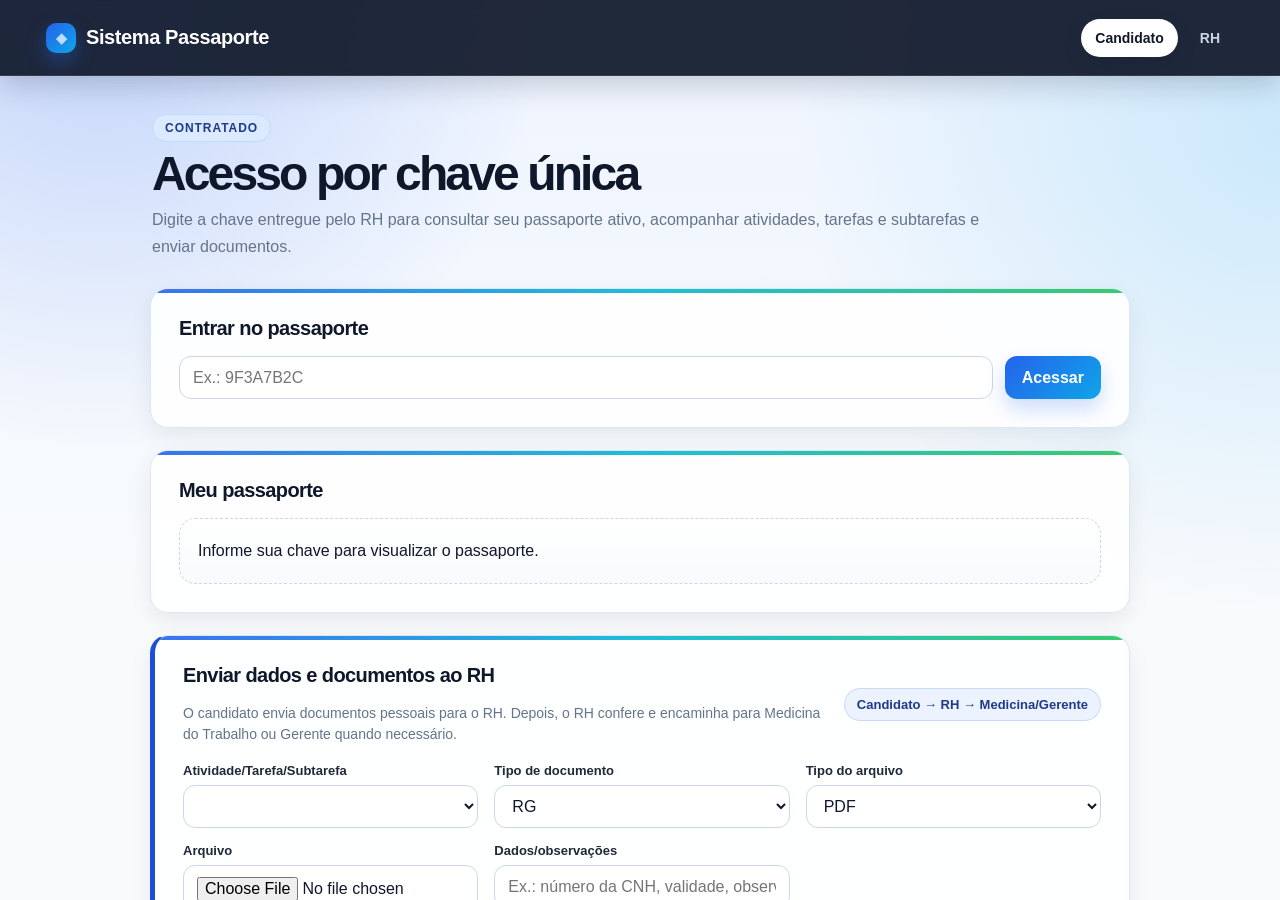
<file: src/main/resources/static/index.html>
<!DOCTYPE html>
<html lang="pt-BR">
<head>
  <meta charset="UTF-8">
  <meta name="viewport" content="width=device-width, initial-scale=1.0">
  <title>Sistema Passaporte - Candidato</title>
  <meta http-equiv="refresh" content="0; url=demo.html">
  <link rel="stylesheet" href="style.css">
</head>
<body class="redirect-page">
  <main class="redirect-card">
    <span class="eyebrow">Sistema Passaporte</span>
    <h1>Redirecionando para a área do candidato...</h1>
    <p>Agora a primeira tela do sistema é a aba do candidato. Se o redirecionamento não acontecer, acesse manualmente.</p>
    <a class="primary-link" href="demo.html">Ir para Candidato</a>
  </main>
</body>
</html>
</file>
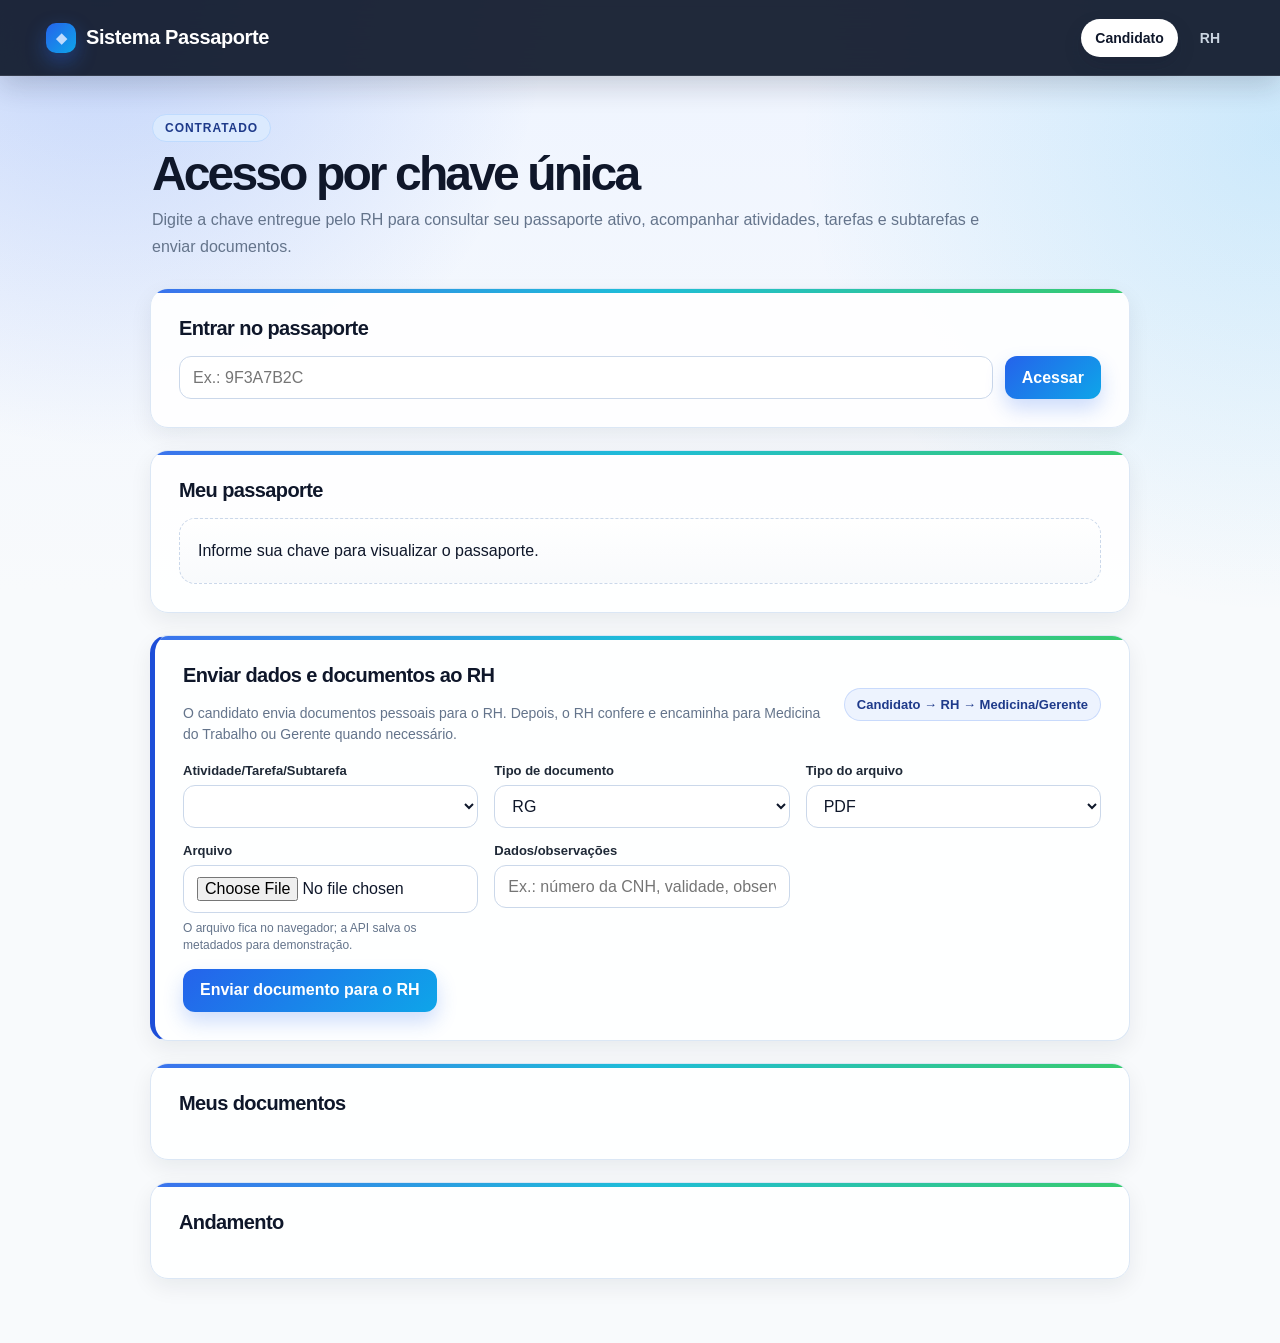
<file: src/main/resources/static/demo.html>
<!DOCTYPE html>
<html lang="pt-BR">
<head><meta charset="UTF-8"><meta name="viewport" content="width=device-width, initial-scale=1.0"><title>Sistema Passaporte - Candidato</title><link rel="stylesheet" href="style.css"></head>
<body>
<header class="topbar"><h1>Sistema Passaporte</h1><nav><a href="demo.html" class="active">Candidato</a><a href="rh.html">RH</a></nav></header>
<main class="container narrow-container">
<section class="page-title"><span class="eyebrow">Contratado</span><h2>Acesso por chave única</h2><p>Digite a chave entregue pelo RH para consultar seu passaporte ativo, acompanhar atividades, tarefas e subtarefas e enviar documentos.</p></section>
<p class="message" id="candidateMessage" hidden></p>
<section class="panel"><h3>Entrar no passaporte</h3><form id="accessForm" class="inline-form"><input id="accessKey" placeholder="Ex.: 9F3A7B2C" required><button>Acessar</button></form></section>
<section class="panel"><h3>Meu passaporte</h3><div id="passportDetails" class="details-box"><p>Informe sua chave para visualizar o passaporte.</p></div></section>
<section class="panel candidate-upload-panel"><div class="panel-heading"><div><h3>Enviar dados e documentos ao RH</h3><p class="section-note">O candidato envia documentos pessoais para o RH. Depois, o RH confere e encaminha para Medicina do Trabalho ou Gerente quando necessário.</p></div><span class="flow-pill">Candidato → RH → Medicina/Gerente</span></div><form id="candidateArtifactForm"><div class="form-grid"><div class="form-group"><label for="artifactTarget">Atividade/Tarefa/Subtarefa</label><select id="artifactTarget" required></select></div><div class="form-group"><label for="documentName">Tipo de documento</label><select id="documentName" required></select></div><div class="form-group"><label for="artifactFileType">Tipo do arquivo</label><select id="artifactFileType" required><option value="PDF">PDF</option><option value="PNG">PNG</option><option value="JPG">JPG</option><option value="DOCX">DOCX</option><option value="XLSX">XLSX</option><option value="XML">XML</option></select></div></div><div class="form-grid"><div class="form-group"><label for="artifactFile">Arquivo</label><input id="artifactFile" type="file" required><small class="field-hint">O arquivo fica no navegador; a API salva os metadados para demonstração.</small></div><div class="form-group"><label for="artifactNotes">Dados/observações</label><input id="artifactNotes" placeholder="Ex.: número da CNH, validade, observação"></div></div><button>Enviar documento para o RH</button></form></section>
<section class="panel"><h3>Meus documentos</h3><div id="artifactList" class="artifact-list"></div></section>
<section class="panel"><h3>Andamento</h3><div id="workflowPanel" class="workflow-container"></div></section>
</main><script src="shared.js"></script><script src="demo.js"></script></body></html>
</file>
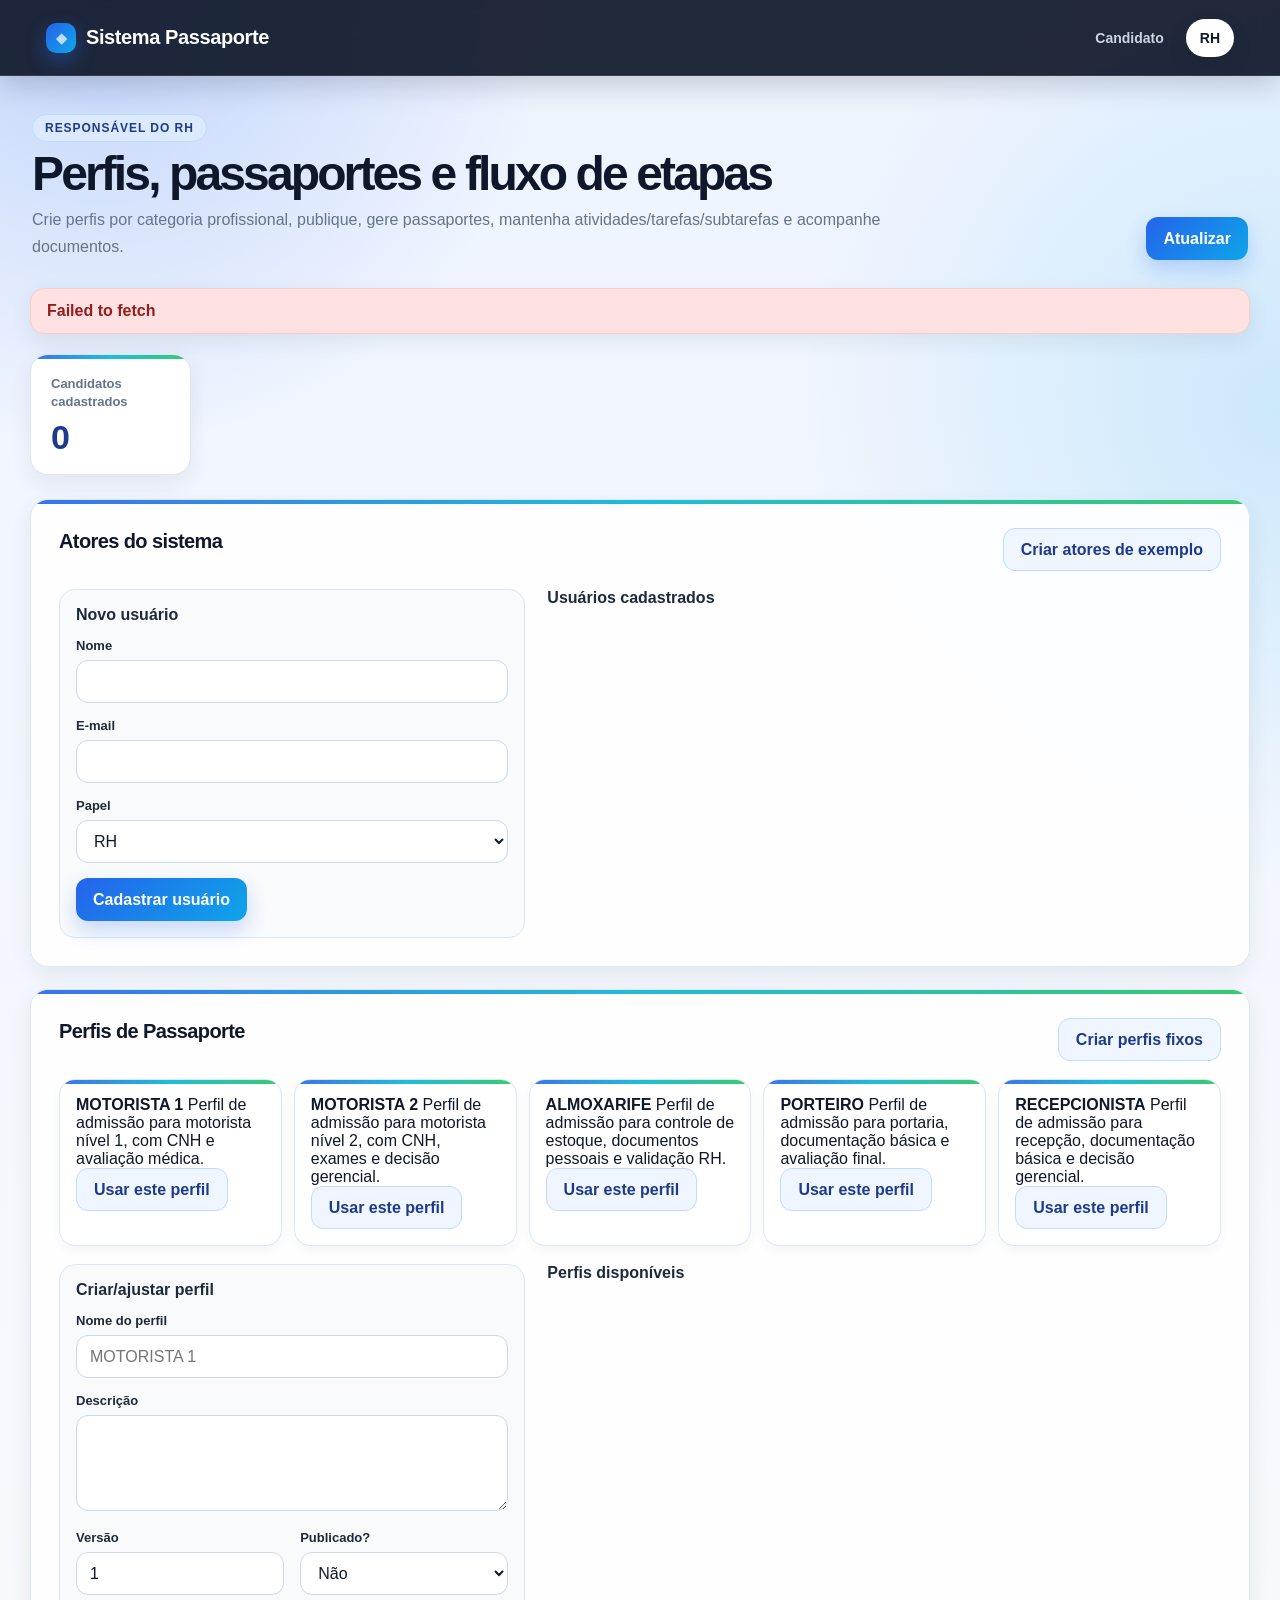
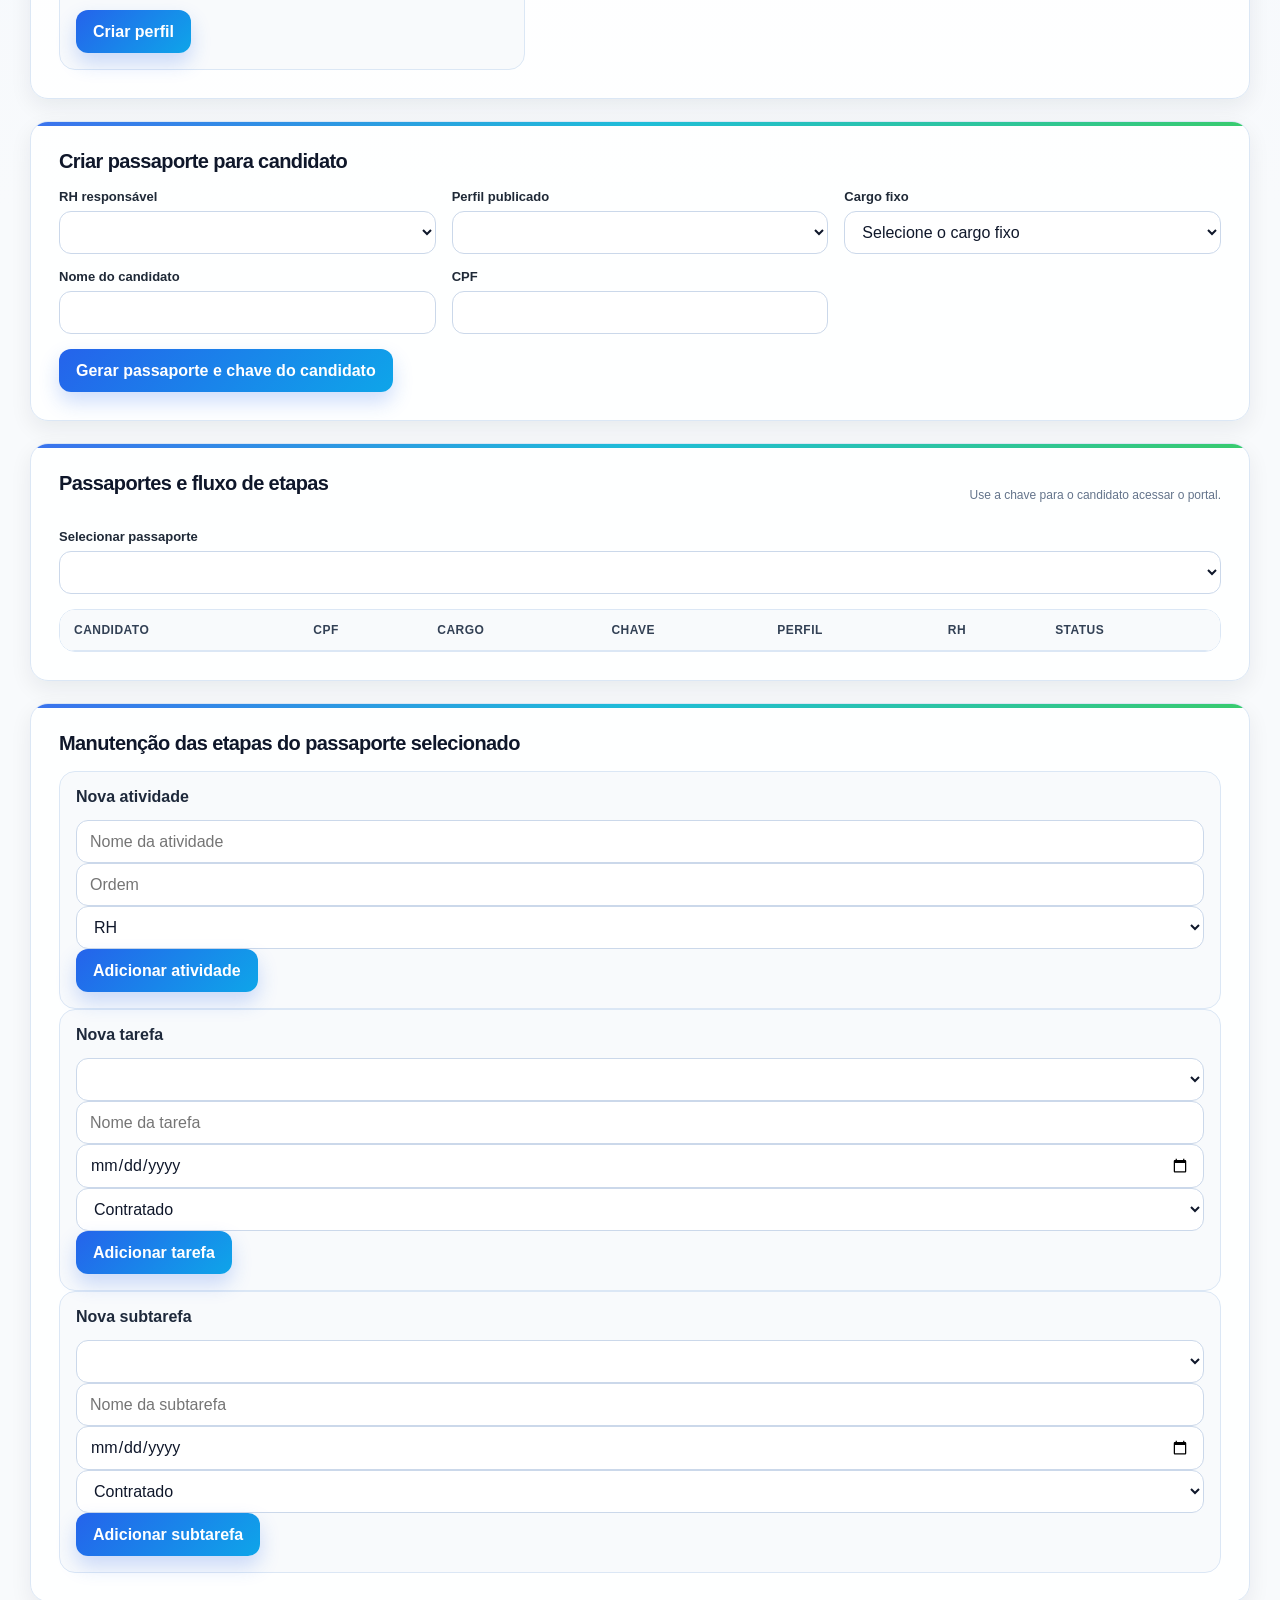
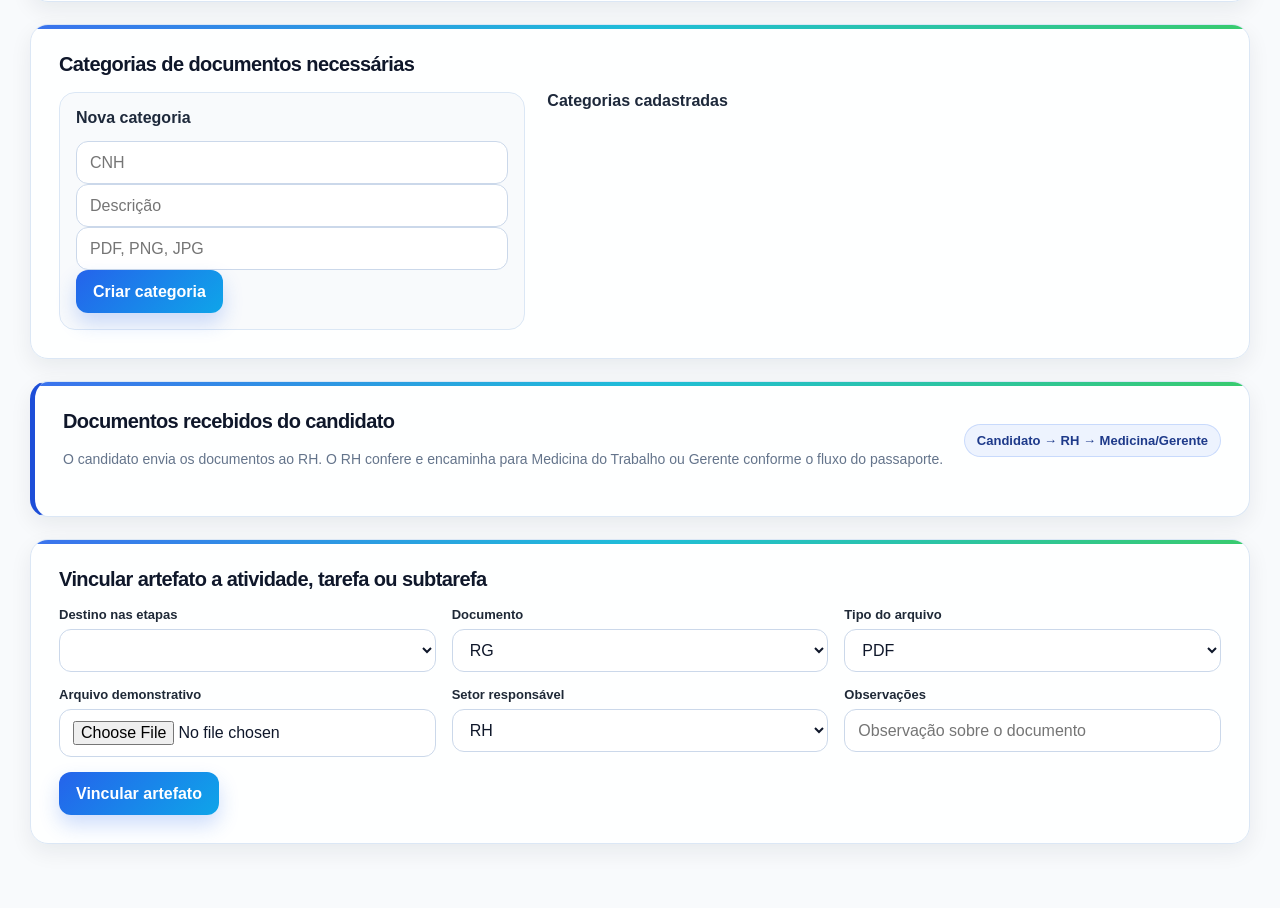
<file: src/main/resources/static/rh.html>
<!DOCTYPE html>
<html lang="pt-BR">
<head>
  <meta charset="UTF-8">
  <meta name="viewport" content="width=device-width, initial-scale=1.0">
  <title>Sistema Passaporte - RH</title>
  <link rel="stylesheet" href="style.css">
</head>
<body>
<header class="topbar">
  <h1>Sistema Passaporte</h1>
  <nav><a href="demo.html">Candidato</a><a href="rh.html" class="active">RH</a></nav>
</header>
<main class="container">
  <section class="page-title split-title">
    <div><span class="eyebrow">Responsável do RH</span><h2>Perfis, passaportes e fluxo de etapas</h2><p>Crie perfis por categoria profissional, publique, gere passaportes, mantenha atividades/tarefas/subtarefas e acompanhe documentos.</p></div>
    <button id="refreshButton" type="button">Atualizar</button>
  </section>
  <p class="message" id="rhMessage" hidden></p>

  <section class="cards">
    <div class="card">
      <span>Candidatos cadastrados</span>
      <strong id="candidateCount">0</strong>
    </div>
  </section>

  <section class="panel">
    <div class="panel-heading"><h3>Atores do sistema</h3><button class="ghost-button" id="seedUsersButton" type="button">Criar atores de exemplo</button></div>
    <div class="actor-layout">
      <form id="userForm" class="compact-form"><h4>Novo usuário</h4>
        <div class="form-group"><label for="userName">Nome</label><input id="userName" required></div>
        <div class="form-group"><label for="userEmail">E-mail</label><input id="userEmail" type="email" required></div>
        <div class="form-group"><label for="userRole">Papel</label><select id="userRole"><option value="RH">RH</option><option value="CONTRATADO">Contratado</option><option value="MEDICINA_TRABALHO">Medicina do Trabalho</option><option value="GERENTE">Gerente</option><option value="ADMINISTRADOR">Administrador</option><option value="SEGURANCA_TRABALHO">Segurança do Trabalho</option></select></div>
        <button type="submit">Cadastrar usuário</button>
      </form>
      <div><h4>Usuários cadastrados</h4><div id="userList" class="actor-list"></div></div>
    </div>
  </section>

  <section class="panel">
    <div class="panel-heading"><h3>Perfis de Passaporte</h3><button class="ghost-button" id="createFixedProfilesButton" type="button">Criar perfis fixos</button></div>
    <div class="fixed-grid" id="fixedProfileGrid"></div>
    <div class="actor-layout section-gap">
      <form id="profileForm" class="compact-form"><h4>Criar/ajustar perfil</h4>
        <div class="form-group"><label for="profileName">Nome do perfil</label><input id="profileName" placeholder="MOTORISTA 1" required></div>
        <div class="form-group"><label for="profileDescription">Descrição</label><textarea id="profileDescription" rows="3"></textarea></div>
        <div class="form-grid two"><div class="form-group"><label for="profileVersion">Versão</label><input id="profileVersion" type="number" min="1" value="1"></div><div class="form-group"><label for="profilePublished">Publicado?</label><select id="profilePublished"><option value="false">Não</option><option value="true">Sim</option></select></div></div>
        <button type="submit">Criar perfil</button>
      </form>
      <div><h4>Perfis disponíveis</h4><div id="profileList" class="actor-list"></div></div>
    </div>
  </section>

  <section class="panel">
    <h3>Criar passaporte para candidato</h3>
    <form id="passportForm">
      <div class="form-grid"><div class="form-group"><label for="createdByRh">RH responsável</label><select id="createdByRh" required></select></div><div class="form-group"><label for="passportProfile">Perfil publicado</label><select id="passportProfile" required></select></div><div class="form-group"><label for="jobPosition">Cargo fixo</label><select id="jobPosition" required></select></div></div>
      <div class="form-grid"><div class="form-group"><label for="candidateName">Nome do candidato</label><input id="candidateName" required></div><div class="form-group"><label for="candidateCpf">CPF</label><input id="candidateCpf" required></div></div>
      <button type="submit">Gerar passaporte e chave do candidato</button>
    </form>
  </section>

  <section class="panel">
    <div class="panel-heading"><h3>Passaportes e fluxo de etapas</h3><small>Use a chave para o candidato acessar o portal.</small></div>
    <div class="form-group"><label for="passportSelect">Selecionar passaporte</label><select id="passportSelect"></select></div>
    <div class="table-wrap"><table><thead><tr><th>Candidato</th><th>CPF</th><th>Cargo</th><th>Chave</th><th>Perfil</th><th>RH</th><th>Status</th></tr></thead><tbody id="passportTableBody"></tbody></table></div>
  </section>

  <section class="panel">
    <h3>Manutenção das etapas do passaporte selecionado</h3>
    <div class="workflow-builder">
      <form id="activityForm" class="compact-form"><h4>Nova atividade</h4><input id="activityName" placeholder="Nome da atividade" required><input id="activityOrder" type="number" min="1" placeholder="Ordem"><select id="activityRole"><option value="RH">RH</option><option value="CONTRATADO">Contratado</option><option value="MEDICINA_TRABALHO">Medicina</option><option value="GERENTE">Gerente</option></select><button>Adicionar atividade</button></form>
      <form id="taskForm" class="compact-form"><h4>Nova tarefa</h4><select id="activityForTask" required></select><input id="taskName" placeholder="Nome da tarefa" required><input id="taskDeadline" type="date"><select id="taskRole"><option value="CONTRATADO">Contratado</option><option value="RH">RH</option><option value="MEDICINA_TRABALHO">Medicina</option><option value="GERENTE">Gerente</option></select><button>Adicionar tarefa</button></form>
      <form id="subtaskForm" class="compact-form"><h4>Nova subtarefa</h4><select id="taskForSubtask" required></select><input id="subtaskName" placeholder="Nome da subtarefa" required><input id="subtaskDeadline" type="date"><select id="subtaskRole"><option value="CONTRATADO">Contratado</option><option value="RH">RH</option><option value="MEDICINA_TRABALHO">Medicina</option><option value="GERENTE">Gerente</option></select><button>Adicionar subtarefa</button></form>
    </div>
    <div id="workflowPanel" class="workflow-container"></div>
  </section>

  <section class="panel">
    <h3>Categorias de documentos necessárias</h3>
    <div class="actor-layout"><form id="categoryForm" class="compact-form"><h4>Nova categoria</h4><input id="categoryName" placeholder="CNH" required><input id="categoryDescription" placeholder="Descrição"><input id="categoryPermitType" placeholder="PDF, PNG, JPG" required><button>Criar categoria</button></form><div><h4>Categorias cadastradas</h4><div id="categoryList" class="tag-list"></div></div></div>
  </section>

  <section class="panel inbox-panel">
    <div class="panel-heading"><div><h3>Documentos recebidos do candidato</h3><p class="section-note">O candidato envia os documentos ao RH. O RH confere e encaminha para Medicina do Trabalho ou Gerente conforme o fluxo do passaporte.</p></div><span class="flow-pill">Candidato → RH → Medicina/Gerente</span></div>
    <div id="rhInboxList" class="artifact-list"></div>
  </section>

  <section class="panel">
    <h3>Vincular artefato a atividade, tarefa ou subtarefa</h3>
    <form id="artifactForm"><div class="form-grid"><div class="form-group"><label for="artifactTarget">Destino nas etapas</label><select id="artifactTarget" required></select></div><div class="form-group"><label for="artifactDocumentName">Documento</label><select id="artifactDocumentName" required></select></div><div class="form-group"><label for="artifactFileType">Tipo do arquivo</label><select id="artifactFileType" required><option value="PDF">PDF</option><option value="PNG">PNG</option><option value="JPG">JPG</option><option value="DOCX">DOCX</option><option value="XLSX">XLSX</option><option value="XML">XML</option></select></div></div><div class="form-grid"><div class="form-group"><label for="artifactFile">Arquivo demonstrativo</label><input id="artifactFile" type="file" required></div><div class="form-group"><label for="artifactDestination">Setor responsável</label><select id="artifactDestination"><option value="RH">RH</option><option value="MEDICINA">Medicina do Trabalho</option><option value="GERENTE">Gerente</option></select></div><div class="form-group"><label for="artifactNotes">Observações</label><input id="artifactNotes" placeholder="Observação sobre o documento"></div></div><button>Vincular artefato</button></form>
    <div id="artifactList" class="artifact-list"></div>
  </section>
</main>
<script src="shared.js"></script><script src="rh.js"></script>
</body>
</html>
</file>
<file: src/main/resources/static/style.css>
:root {
  --bg: #eef4ff;
  --bg-2: #f8fafc;
  --surface: rgba(255, 255, 255, 0.92);
  --surface-solid: #ffffff;
  --surface-soft: #f8fafc;
  --border: #dbe7f5;
  --border-strong: #cbd8ea;
  --text: #0f172a;
  --muted: #64748b;
  --primary: #1d4ed8;
  --primary-2: #2563eb;
  --primary-soft: #dbeafe;
  --primary-dark: #1e3a8a;
  --success-bg: #dcfce7;
  --success-text: #166534;
  --warning-bg: #fef3c7;
  --warning-text: #92400e;
  --error-bg: #fee2e2;
  --error-text: #991b1b;
  --neutral-bg: #e5e7eb;
  --neutral-text: #374151;
  --purple-bg: #ede9fe;
  --purple-text: #5b21b6;
  --danger: #dc2626;
  --danger-dark: #991b1b;
  --shadow: 0 18px 40px rgba(15, 23, 42, 0.10);
  --shadow-soft: 0 8px 22px rgba(15, 23, 42, 0.07);
  --radius: 18px;
}

* {
  box-sizing: border-box;
  margin: 0;
  padding: 0;
}

html {
  scroll-behavior: smooth;
}

body {
  min-height: 100vh;
  color: var(--text);
  font-family: Inter, "Segoe UI", Roboto, Arial, sans-serif;
  background:
    radial-gradient(circle at 8% 0%, rgba(37, 99, 235, 0.22), transparent 28rem),
    radial-gradient(circle at 100% 10%, rgba(14, 165, 233, 0.16), transparent 30rem),
    linear-gradient(180deg, var(--bg), var(--bg-2) 44%, #f8fafc);
}

body.redirect-page {
  display: grid;
  place-items: center;
  padding: 24px;
}

.redirect-card {
  width: min(620px, 100%);
  padding: 34px;
  border: 1px solid var(--border);
  border-radius: 24px;
  background: var(--surface);
  box-shadow: var(--shadow);
}

.redirect-card h1 {
  margin: 10px 0;
  font-size: clamp(28px, 4vw, 42px);
  letter-spacing: -0.04em;
}

.redirect-card p {
  color: var(--muted);
  margin-bottom: 22px;
  line-height: 1.6;
}

.topbar {
  position: sticky;
  top: 0;
  z-index: 20;
  min-height: 76px;
  padding: 14px clamp(18px, 4vw, 46px);
  display: flex;
  align-items: center;
  justify-content: space-between;
  gap: 22px;
  background: rgba(15, 23, 42, 0.92);
  backdrop-filter: blur(16px);
  border-bottom: 1px solid rgba(255, 255, 255, 0.10);
  box-shadow: 0 10px 28px rgba(15, 23, 42, 0.18);
}

.topbar h1 {
  color: #fff;
  font-size: 20px;
  letter-spacing: -0.02em;
  white-space: nowrap;
  display: flex;
  align-items: center;
  gap: 10px;
}

.topbar h1::before {
  content: "◆";
  display: inline-grid;
  place-items: center;
  width: 30px;
  height: 30px;
  border-radius: 10px;
  color: #bfdbfe;
  background: linear-gradient(135deg, #2563eb, #0ea5e9);
  font-size: 14px;
  box-shadow: 0 8px 20px rgba(37, 99, 235, 0.4);
}

.topbar nav {
  display: flex;
  flex-wrap: wrap;
  align-items: center;
  justify-content: flex-end;
  gap: 8px;
}

.topbar nav a {
  color: #cbd5e1;
  text-decoration: none;
  font-weight: 700;
  font-size: 14px;
  padding: 10px 13px;
  border-radius: 999px;
  border: 1px solid transparent;
  transition: 0.2s ease;
}

.topbar nav a:hover {
  color: #fff;
  background: rgba(255, 255, 255, 0.10);
}

.topbar nav a.active {
  color: #0f172a;
  background: #fff;
  border-color: rgba(255, 255, 255, 0.35);
  box-shadow: 0 8px 18px rgba(15, 23, 42, 0.18);
}

.container {
  width: min(1220px, calc(100% - 36px));
  margin: 34px auto 64px;
}

.narrow-container {
  width: min(980px, calc(100% - 36px));
}

.page-title {
  margin-bottom: 24px;
  padding: 4px 2px;
}

.page-title h2 {
  margin: 7px 0 8px;
  font-size: clamp(28px, 4.4vw, 48px);
  line-height: 1.05;
  letter-spacing: -0.06em;
}

.page-title p {
  max-width: 860px;
  color: var(--muted);
  line-height: 1.65;
  font-size: 16px;
}

.split-title {
  display: flex;
  align-items: flex-end;
  justify-content: space-between;
  gap: 18px;
}

.eyebrow {
  display: inline-flex;
  align-items: center;
  gap: 8px;
  color: var(--primary-dark);
  background: var(--primary-soft);
  border: 1px solid #bfdbfe;
  border-radius: 999px;
  padding: 6px 12px;
  font-size: 12px;
  font-weight: 800;
  text-transform: uppercase;
  letter-spacing: 0.08em;
}

.panel,
.hero-panel,
.card,
.actor-card,
.fixed-card,
.details-box,
.step-card,
.artifact-card,
.redirect-card {
  position: relative;
  overflow: hidden;
}

.panel {
  margin-bottom: 22px;
  padding: clamp(18px, 3vw, 28px);
  border: 1px solid var(--border);
  border-radius: var(--radius);
  background: var(--surface);
  box-shadow: var(--shadow-soft);
}

.panel::before,
.card::before,
.actor-card::before,
.fixed-card::before {
  content: "";
  position: absolute;
  inset: 0 0 auto 0;
  height: 4px;
  background: linear-gradient(90deg, var(--primary-2), #06b6d4, #22c55e);
  opacity: 0.9;
}

.panel h3 {
  margin-bottom: 16px;
  font-size: 20px;
  letter-spacing: -0.03em;
}

.panel h4 {
  margin-bottom: 14px;
  font-size: 16px;
  color: #1e293b;
}

.panel-heading {
  display: flex;
  align-items: center;
  justify-content: space-between;
  gap: 14px;
  margin-bottom: 18px;
}

.cards {
  display: grid;
  grid-template-columns: repeat(7, minmax(150px, 1fr));
  gap: 15px;
  margin-bottom: 24px;
}

.card {
  min-height: 116px;
  padding: 20px;
  border: 1px solid var(--border);
  border-radius: var(--radius);
  background: var(--surface-solid);
  box-shadow: var(--shadow-soft);
  transition: transform 0.2s ease, box-shadow 0.2s ease;
}

.card:hover,
.actor-card:hover,
.fixed-card:hover {
  transform: translateY(-3px);
  box-shadow: var(--shadow);
}

.card span {
  display: block;
  color: var(--muted);
  font-size: 13px;
  line-height: 1.35;
  font-weight: 700;
  margin-bottom: 10px;
}

.card strong {
  display: block;
  font-size: 34px;
  line-height: 1;
  letter-spacing: -0.05em;
  color: var(--primary-dark);
}

.form-grid {
  display: grid;
  grid-template-columns: repeat(3, minmax(0, 1fr));
  gap: 16px;
}

.form-grid.two {
  grid-template-columns: repeat(2, minmax(0, 1fr));
}

.actor-layout,
.process-builder {
  display: grid;
  grid-template-columns: minmax(260px, 0.9fr) minmax(320px, 1.3fr);
  gap: 22px;
  align-items: start;
}

.section-gap {
  margin-top: 18px;
}

.form-group {
  margin-bottom: 15px;
}

.form-group label {
  display: block;
  margin-bottom: 7px;
  color: #1f2937;
  font-size: 13px;
  font-weight: 800;
}

.field-hint,
small {
  display: block;
  margin-top: 7px;
  color: var(--muted);
  font-size: 12px;
  line-height: 1.4;
}

input,
select,
textarea {
  width: 100%;
  min-height: 43px;
  border: 1px solid var(--border-strong);
  border-radius: 12px;
  background: #fff;
  color: var(--text);
  padding: 11px 13px;
  font: inherit;
  outline: none;
  transition: border-color .2s ease, box-shadow .2s ease, background .2s ease;
}

textarea {
  resize: vertical;
  min-height: 96px;
}

input:focus,
select:focus,
textarea:focus {
  border-color: var(--primary-2);
  box-shadow: 0 0 0 4px rgba(37, 99, 235, 0.12);
}

.inline-form {
  display: flex;
  gap: 12px;
  align-items: stretch;
}

.inline-form input {
  flex: 1;
}

button,
.primary-link,
.secondary-link,
.mini-button,
.ghost-button {
  border: 0;
  border-radius: 12px;
  min-height: 43px;
  padding: 11px 17px;
  cursor: pointer;
  font: inherit;
  font-weight: 800;
  text-decoration: none;
  display: inline-flex;
  align-items: center;
  justify-content: center;
  gap: 8px;
  transition: transform .18s ease, box-shadow .18s ease, background .18s ease, border-color .18s ease;
}

button,
.primary-link {
  color: #fff;
  background: linear-gradient(135deg, var(--primary-2), #0ea5e9);
  box-shadow: 0 10px 20px rgba(37, 99, 235, 0.22);
}

button:hover,
.primary-link:hover {
  transform: translateY(-1px);
  box-shadow: 0 14px 24px rgba(37, 99, 235, 0.28);
}

.secondary-link,
.ghost-button {
  color: var(--primary-dark);
  background: #eff6ff;
  border: 1px solid #bfdbfe;
  box-shadow: none;
}

.secondary-link:hover,
.ghost-button:hover {
  background: #dbeafe;
  transform: translateY(-1px);
}

.danger-button {
  background: linear-gradient(135deg, var(--danger), #ef4444);
  box-shadow: 0 10px 20px rgba(220, 38, 38, 0.18);
}

.danger-button:hover {
  background: linear-gradient(135deg, var(--danger-dark), var(--danger));
}

.danger-text {
  color: var(--danger-dark);
  font-weight: 800;
}

.message {
  margin-bottom: 20px;
  padding: 13px 16px;
  border-radius: 14px;
  border: 1px solid var(--border);
  font-weight: 750;
  box-shadow: var(--shadow-soft);
}

.message.success {
  color: var(--success-text);
  background: var(--success-bg);
  border-color: #86efac;
}

.message.error {
  color: var(--error-text);
  background: var(--error-bg);
  border-color: #fecaca;
}

.message.warning {
  color: var(--warning-text);
  background: var(--warning-bg);
  border-color: #fde68a;
}

.table-wrap {
  overflow-x: auto;
  border: 1px solid var(--border);
  border-radius: 16px;
}

table {
  width: 100%;
  border-collapse: collapse;
  min-width: 820px;
  background: #fff;
}

th,
td {
  padding: 13px 14px;
  border-bottom: 1px solid var(--border);
  text-align: left;
  vertical-align: top;
}

th {
  color: #334155;
  background: #f8fafc;
  font-size: 12px;
  letter-spacing: .04em;
  text-transform: uppercase;
}

tr:hover td {
  background: #f8fbff;
}

.empty-cell,
.small-empty {
  color: var(--muted);
  text-align: center;
  padding: 22px;
}

.toolbar {
  display: flex;
  align-items: center;
  justify-content: flex-end;
  gap: 12px;
  flex-wrap: wrap;
}

.toolbar input,
.toolbar select {
  width: auto;
  min-width: 220px;
}

.status,
.artifact-status,
.tag,
.mini-status,
.muted-tag {
  display: inline-flex;
  align-items: center;
  gap: 6px;
  border-radius: 999px;
  padding: 6px 10px;
  font-size: 12px;
  font-weight: 900;
  white-space: nowrap;
}

.status-aberta,
.artifact-aberta {
  color: var(--warning-text);
  background: var(--warning-bg);
}

.status-valida,
.artifact-valida,
.artifact-validado {
  color: var(--success-text);
  background: var(--success-bg);
}

.status-invalida,
.artifact-invalida,
.artifact-invalidado {
  color: var(--error-text);
  background: var(--error-bg);
}

.status-cancelada,
.artifact-cancelada,
.artifact-pendente {
  color: var(--neutral-text);
  background: var(--neutral-bg);
}

.tag,
.mini-status {
  color: var(--primary-dark);
  background: var(--primary-soft);
}

.muted-tag {
  color: var(--muted);
  background: #f1f5f9;
}

.details-box {
  padding: 18px;
  border: 1px dashed var(--border-strong);
  border-radius: 16px;
  background: linear-gradient(180deg, #ffffff, #f8fafc);
  line-height: 1.75;
}

.detail-grid {
  display: grid;
  grid-template-columns: repeat(2, minmax(0, 1fr));
  gap: 10px 18px;
}

.actor-list,
.artifact-list,
.process-flow-container,
.fixed-grid {
  display: grid;
  gap: 12px;
}

.actor-row,
.artifact-card,
.step-card,
.fixed-card,
.task-card,
.subtask-row {
  border: 1px solid var(--border);
  border-radius: 16px;
  background: #fff;
  padding: 14px;
  box-shadow: 0 4px 12px rgba(15, 23, 42, 0.04);
}

.actor-row {
  display: flex;
  align-items: center;
  justify-content: space-between;
  gap: 14px;
}

.actor-row strong,
.artifact-heading strong,
.step-head strong {
  display: block;
  margin-bottom: 4px;
  letter-spacing: -0.02em;
}

.artifact-heading,
.step-head {
  display: flex;
  justify-content: space-between;
  gap: 12px;
  align-items: flex-start;
}

.artifact-meta,
.tag-list {
  display: flex;
  flex-wrap: wrap;
  gap: 8px;
  margin-top: 10px;
}

.artifact-actions,
.step-actions,
.row-actions {
  display: flex;
  flex-wrap: wrap;
  gap: 8px;
  margin-top: 12px;
}

.mini-button {
  min-height: 34px;
  padding: 7px 11px;
  font-size: 12px;
  color: var(--primary-dark);
  background: #eff6ff;
  border: 1px solid #bfdbfe;
  box-shadow: none;
}

.step-card {
  padding: 0;
}

.step-head {
  padding: 15px;
  background: linear-gradient(180deg, #fff, #f8fafc);
  border-bottom: 1px solid var(--border);
  border-radius: 16px 16px 0 0;
}

.step-children {
  padding: 14px;
  display: grid;
  gap: 12px;
}

.task-card {
  background: #f8fafc;
}

.subtask-list {
  display: grid;
  gap: 8px;
  margin-top: 10px;
}

.subtask-row {
  display: flex;
  align-items: center;
  justify-content: space-between;
  background: #fff;
}

.fixed-grid {
  grid-template-columns: repeat(auto-fit, minmax(190px, 1fr));
  margin-bottom: 16px;
}

.fixed-card {
  padding: 16px;
  border: 1px solid var(--border);
  border-radius: 16px;
  background: #fff;
}

.fixed-card h4 {
  margin-bottom: 7px;
}

.fixed-card p {
  color: var(--muted);
  line-height: 1.45;
  font-size: 13px;
}

.compact-form {
  padding: 16px;
  border: 1px solid var(--border);
  border-radius: 16px;
  background: #f8fafc;
}

.hero-panel {
  display: grid;
  grid-template-columns: minmax(280px, 0.9fr) minmax(300px, 1.1fr);
  gap: 28px;
  align-items: center;
  margin-bottom: 24px;
  padding: clamp(22px, 4vw, 40px);
  border-radius: 26px;
  border: 1px solid var(--border);
  background: linear-gradient(135deg, rgba(255,255,255,.96), rgba(239,246,255,.90));
  box-shadow: var(--shadow);
}

.hero-panel h2 {
  margin: 12px 0;
  font-size: clamp(32px, 5vw, 56px);
  line-height: 1.02;
  letter-spacing: -0.07em;
}

.hero-panel p {
  color: var(--muted);
  line-height: 1.7;
  font-size: 17px;
}

.hero-actions {
  display: flex;
  flex-wrap: wrap;
  gap: 12px;
  margin-top: 22px;
}

.flow-preview {
  display: grid;
  gap: 10px;
}

.flow-step {
  padding: 13px 15px;
  border-radius: 14px;
  color: #1e293b;
  background: #fff;
  border: 1px solid var(--border);
  box-shadow: 0 6px 16px rgba(15, 23, 42, 0.06);
  font-weight: 750;
}

.flow-arrow {
  color: var(--primary-dark);
  font-weight: 900;
  text-align: center;
}

.actor-cards {
  grid-template-columns: repeat(auto-fit, minmax(190px, 1fr));
}

.actor-card {
  display: block;
  min-height: 190px;
  padding: 20px;
  border-radius: var(--radius);
  border: 1px solid var(--border);
  background: #fff;
  color: inherit;
  text-decoration: none;
  box-shadow: var(--shadow-soft);
}

.actor-icon {
  display: inline-grid;
  place-items: center;
  width: 48px;
  height: 48px;
  margin-bottom: 14px;
  border-radius: 16px;
  color: #fff;
  background: linear-gradient(135deg, var(--primary-2), #06b6d4);
  font-weight: 900;
}

.actor-card h3 {
  margin-bottom: 8px;
}

.actor-card p {
  color: var(--muted);
  line-height: 1.55;
  font-size: 14px;
}

.invalid-reason {
  margin-top: 8px;
  color: var(--error-text);
  font-weight: 700;
}

@media (max-width: 1080px) {
  .cards {
    grid-template-columns: repeat(auto-fit, minmax(170px, 1fr));
  }
  .actor-layout,
  .process-builder,
  .hero-panel {
    grid-template-columns: 1fr;
  }
}

@media (max-width: 760px) {
  .topbar {
    position: static;
    flex-direction: column;
    align-items: flex-start;
  }

  .topbar nav {
    justify-content: flex-start;
    width: 100%;
  }

  .topbar nav a {
    flex: 1 1 auto;
    text-align: center;
  }

  .container,
  .narrow-container {
    width: min(100% - 22px, 1220px);
    margin-top: 22px;
  }

  .split-title {
    align-items: flex-start;
    flex-direction: column;
  }

  .form-grid,
  .form-grid.two,
  .detail-grid {
    grid-template-columns: 1fr;
  }

  .inline-form {
    flex-direction: column;
  }

  .panel-heading,
  .artifact-heading,
  .step-head,
  .actor-row {
    align-items: flex-start;
    flex-direction: column;
  }

  .toolbar {
    justify-content: stretch;
  }

  .toolbar input,
  .toolbar select {
    width: 100%;
  }
}

.section-note {
  margin-top: 6px;
  color: var(--muted);
  font-size: 14px;
  line-height: 1.5;
}

.flow-pill {
  display: inline-flex;
  align-items: center;
  gap: 6px;
  padding: 8px 12px;
  border-radius: 999px;
  border: 1px solid rgba(37, 99, 235, 0.18);
  background: rgba(37, 99, 235, 0.08);
  color: var(--primary-dark);
  font-weight: 800;
  font-size: 13px;
  white-space: nowrap;
}

.candidate-upload-panel,
.inbox-panel {
  border-left: 5px solid var(--primary);
}

.inbox-panel .artifact-card {
  background: linear-gradient(180deg, #ffffff 0%, #f8fbff 100%);
}

/* Ações de exclusão adicionadas para a área do RH */
.tag-action {
  display: inline-flex;
  align-items: center;
  gap: 8px;
  padding-right: 7px;
}

.tag-delete {
  width: 22px;
  height: 22px;
  border: 0;
  border-radius: 999px;
  background: #fee2e2;
  color: #991b1b;
  font-weight: 900;
  cursor: pointer;
  line-height: 1;
}

.tag-delete:hover {
  background: #fecaca;
}

.row-actions {
  display: flex;
  flex-wrap: wrap;
  gap: 8px;
  align-items: center;
}
</file>
